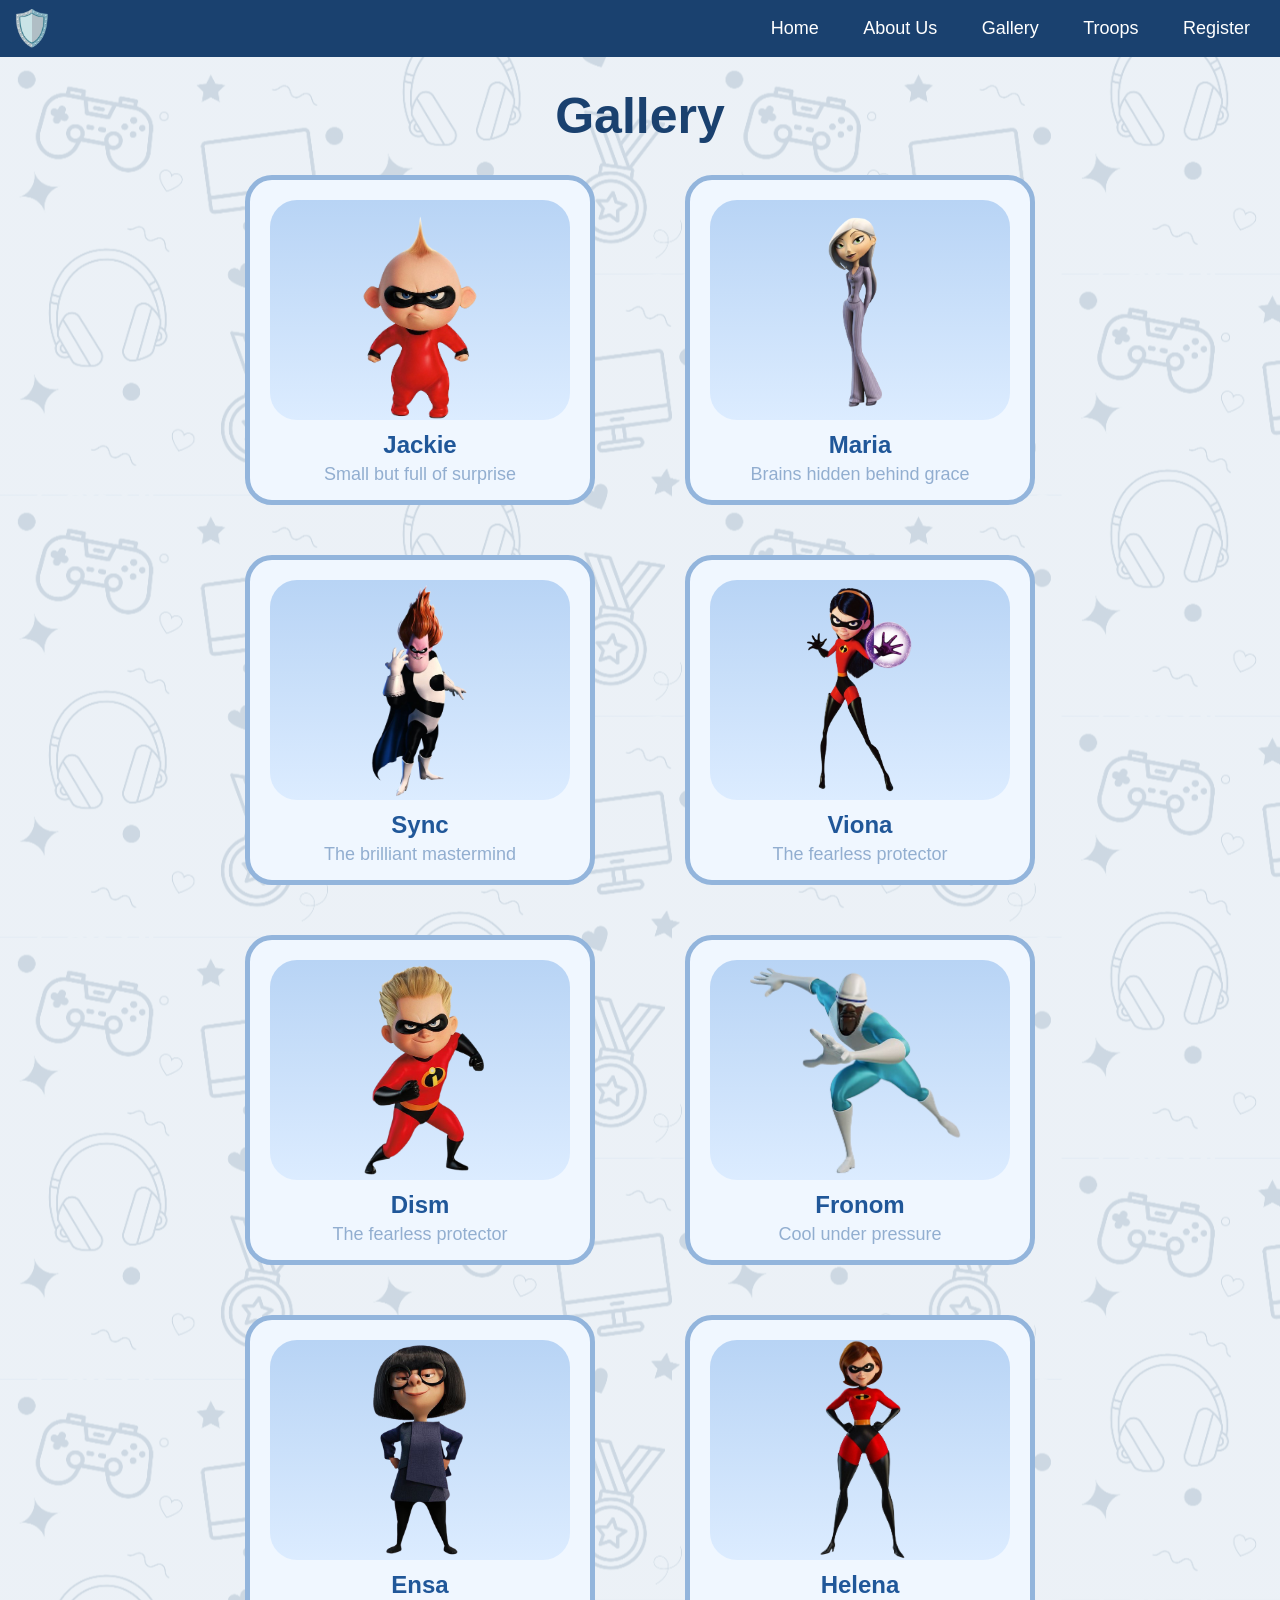
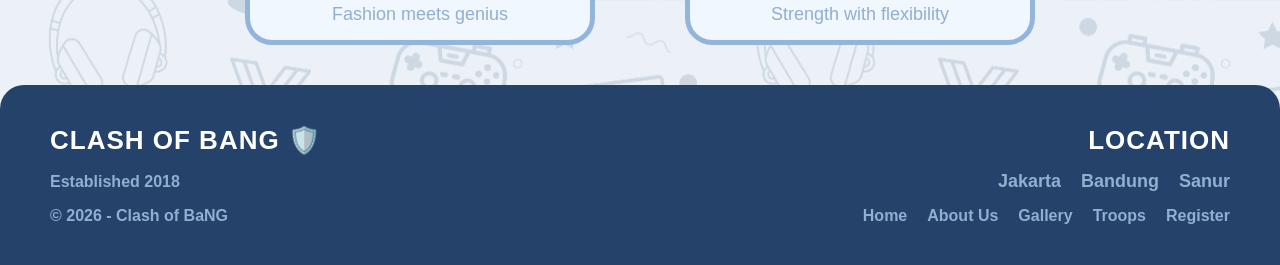
<file: gallery.html>
<!DOCTYPE html>
<html lang="en">
<head>
    <meta charset="UTF-8">
    <meta name="viewport" content="width=device-width, initial-scale=1.0">
    <title>Gallery</title>
    <link rel="stylesheet" href="styleGallery.css">
    <link rel="stylesheet" href="styleDefault.css">
    <link rel="stylesheet" href="responsive.css">
</head>
<body class ="gallery-page">
    <div id="header"></div>

    <div class="gallery">
        <h1>
            Gallery
        </h1>
    </div>

    <div class = "card-container">
        <div class = "card">
            <img src="source.png/Gallery/jackie.png" alt="">
            <h2>Jackie</h2>
            <p>
                Small but full of surprise
            </p>
        </div>

        <div class = "card">
            <img src="source.png/Gallery/maria.png" alt="">
            <h2>Maria</h2>
            <p>
                Brains hidden behind grace
            </p>
        </div>

        <div class = "card">
            <img src="source.png/Gallery/sync.png" alt="">
            <h2>Sync</h2>
            <p>
                The brilliant mastermind 
            </p>
        </div>

        <div class = "card">
            <img src="source.png/Gallery/viona.png" alt="">
            <h2>Viona</h2>
            <p>
                The fearless protector
            </p>
        </div>

        <div class = "card">
            <img src="source.png/Gallery/dism.png" alt="">
            <h2>Dism</h2>
            <p>
                The fearless protector
            </p>
        </div>

        <div class = "card">
            <img src="source.png/Gallery/fronom.png" alt="">
            <h2>Fronom</h2>
            <p>
                Cool under pressure
            </p>
        </div>

        <div class = "card">
            <img src="source.png/Gallery/ensa.png" alt="">
            <h2>Ensa</h2>
            <p>
                Fashion meets genius
            </p>
        </div>

        <div class = "card">
            <img src="source.png/Gallery/helena.png" alt="">
            <h2>Helena</h2>
            <p>
                Strength with flexibility
            </p>
        </div>

    </div>

    <div id="footer"></div>
    <script src="Component.js"></script>
    
</body>
</html>
</file>
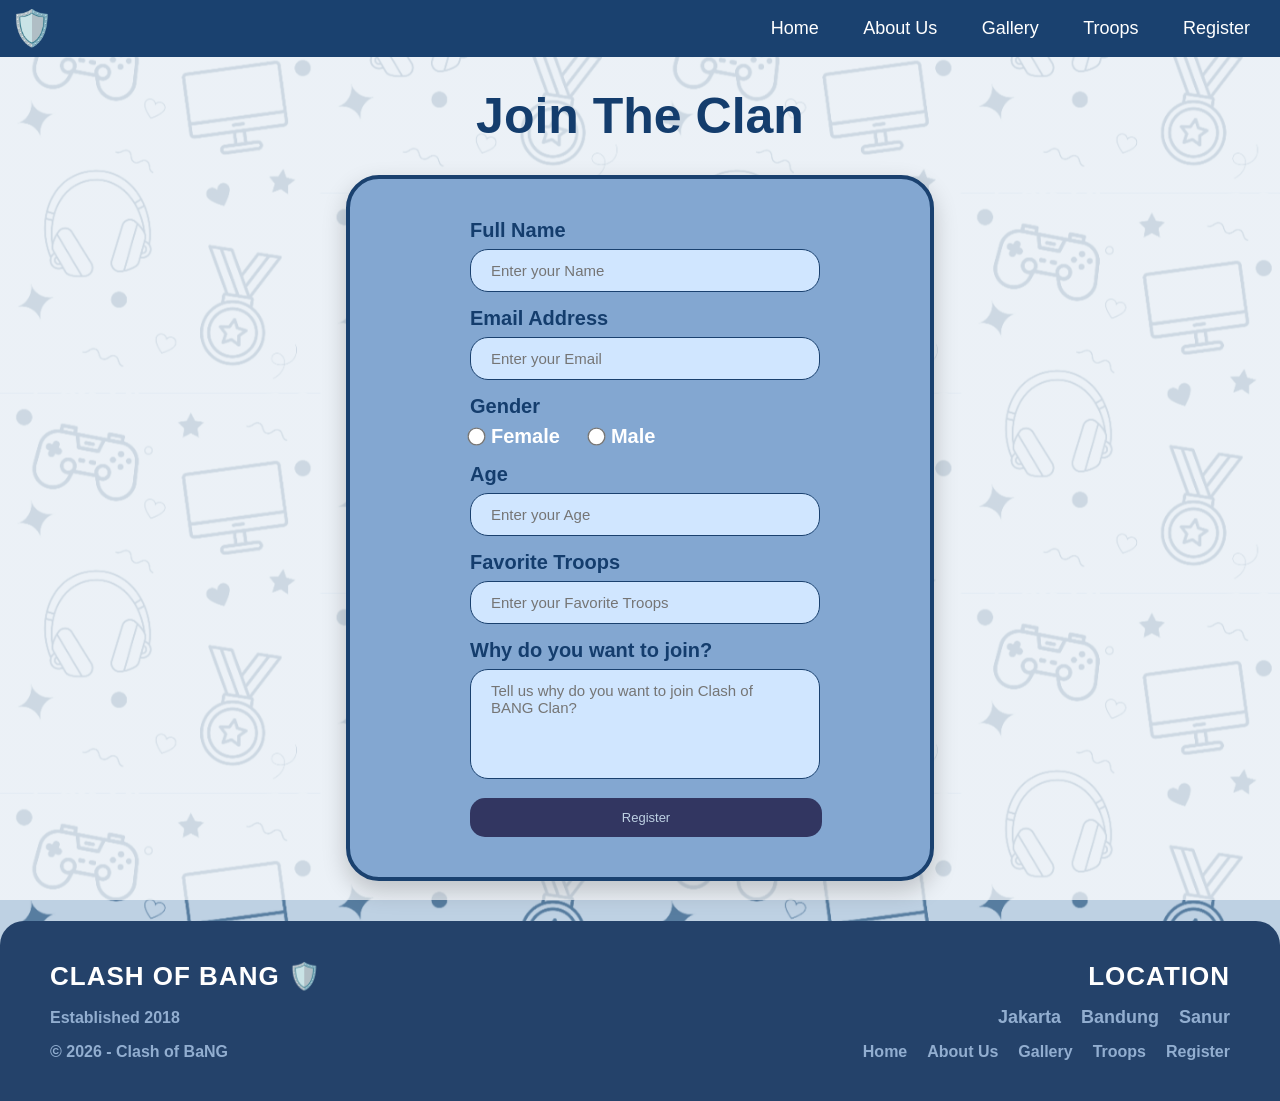
<file: register.html>
<!DOCTYPE html>
<html lang="en">
<head>
    <meta charset="UTF-8">
    <meta name="viewport" content="width=device-width, initial-scale=1.0">
    <title>Register</title>
    <link rel="stylesheet" href="styleDefault.css">
    <link rel="stylesheet" href="styleRegister.css">
    <link rel="stylesheet" href="responsive.css">
</head>
<body class="register-page">
    <div id="header"></div>
    
    <div class="judul">
        <h1>
            Join The Clan
        </h1>
    </div>
    
    <div class ="main-background">
        <form id="registerForm" class="register-box">
           
            <div class="input-group">
                <label>Full Name</label>
                <input type="text" placeholder="Enter your Name" id ="name">
            </div>

            <div class="input-group">
                <label>Email Address</label>
                <input type="text" placeholder="Enter your Email" id="email">
            </div>

            <div class="input-group">
                <label>Gender</label>
               
                <div class="radio-group">
                    <div class = "radio-item">
                        <input type="radio" name="gender" id="female" value="Female"> 
                        <label for="female">Female</label> 
                    </div>

                    <div class = "radio-item">
                        <input type="radio" name="gender" id="male" value="Male"> 
                        <label for="male">Male</label> 
                    </div>
                </div>

            </div>

            <div class="input-group">
                <label>Age</label>
                <input type="text" placeholder="Enter your Age" id ="age">
            </div>

            <div class="input-group">
                <label>Favorite Troops</label>
                <input type="text" placeholder="Enter your Favorite Troops" id ="troops">
            </div>

            <div class="input-group">
                <label>Why do you want to join?</label>
                <textarea placeholder="Tell us why do you want to join Clash of BANG Clan?" id="reason"></textarea>
            </div>

            <button type="submit">Register</button>
        </form>
    </div>
    
    <div id="footer"></div>
    <script src="Component.js"></script>
    <script src="register.js"></script>

    
</body>
</html>
</file>
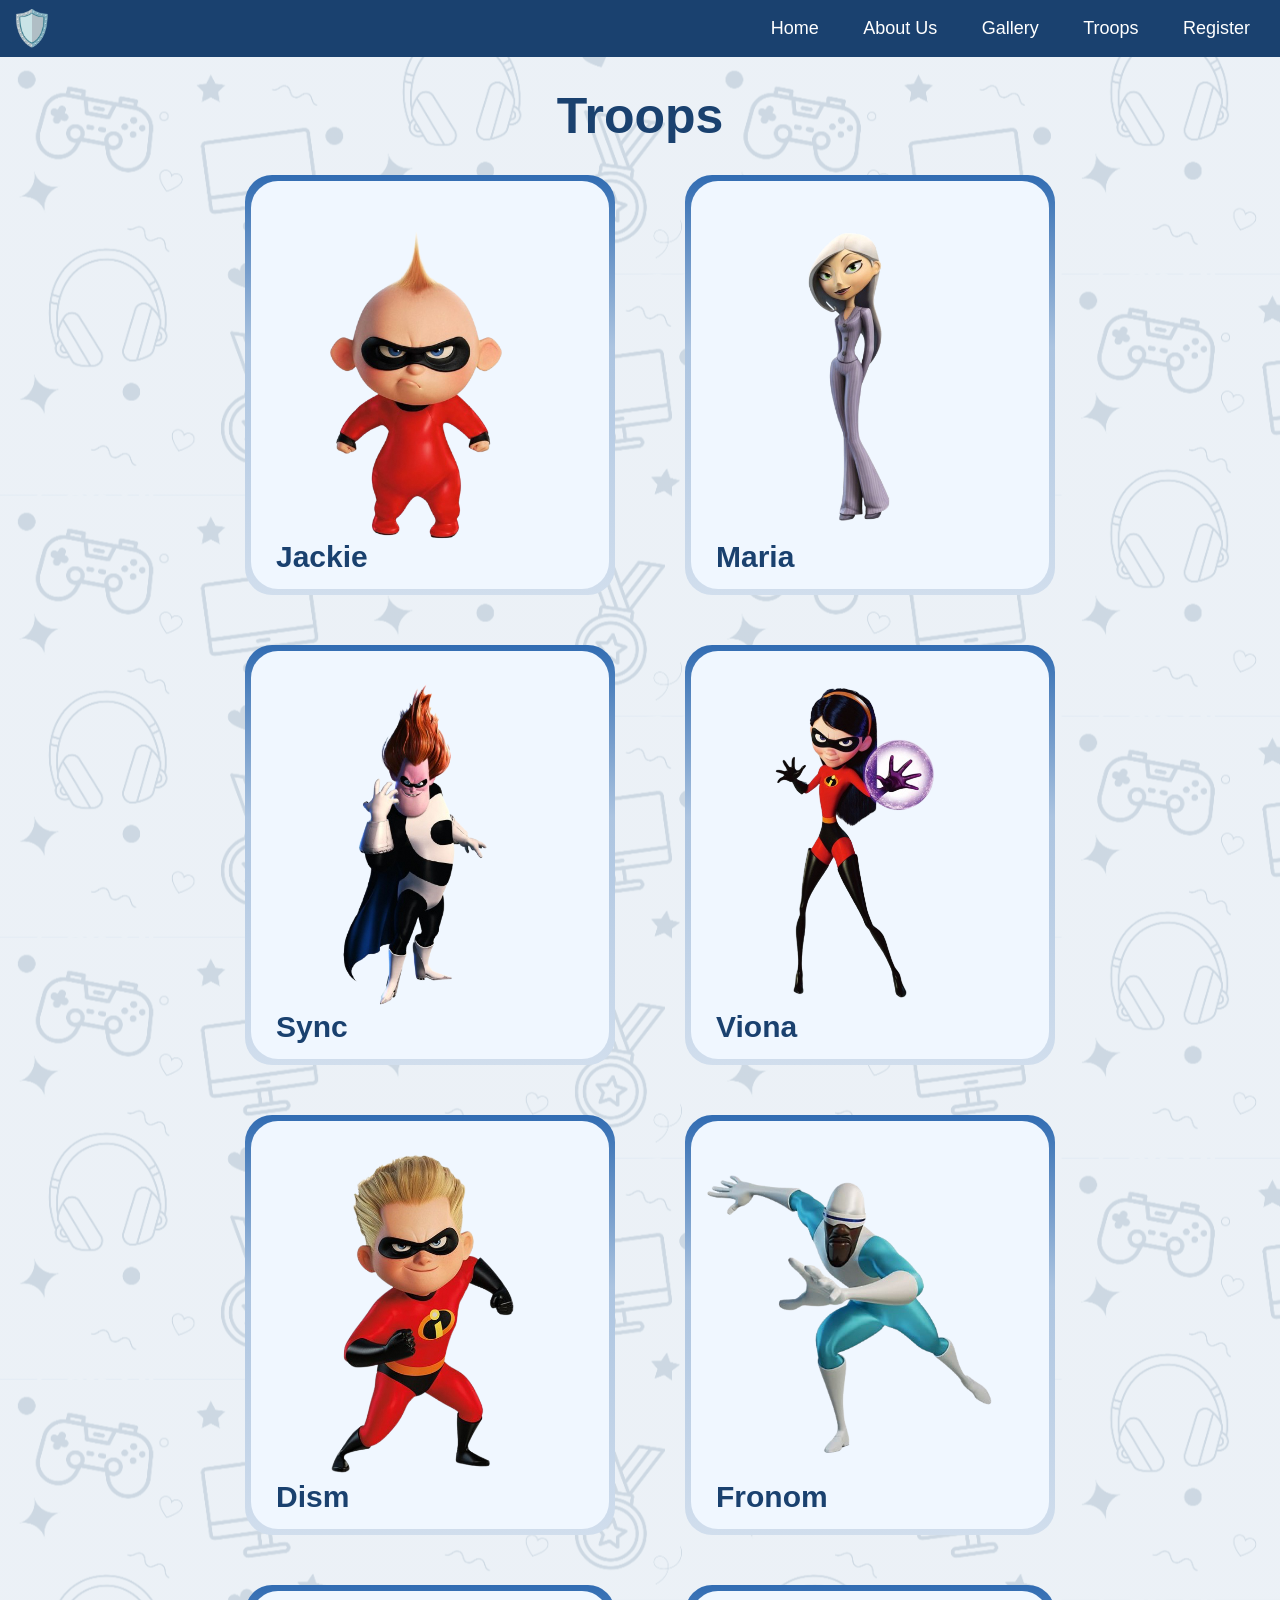
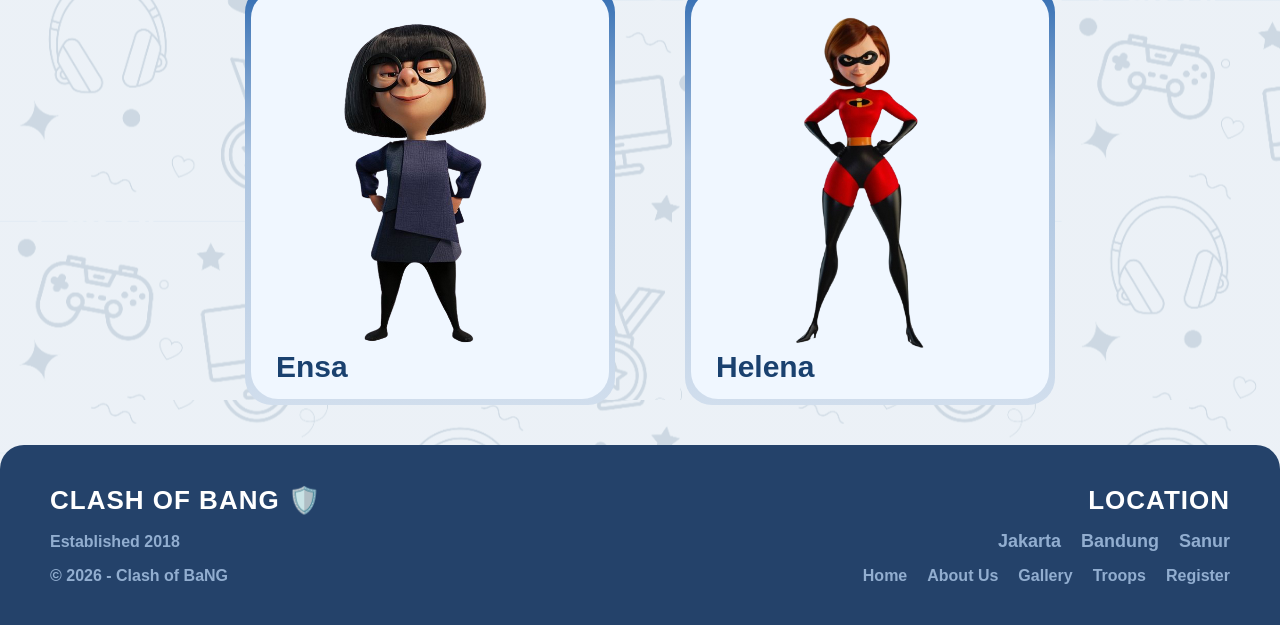
<file: troops.html>
<!DOCTYPE html>
<html lang="en">
<head>
    <meta charset="UTF-8">
    <meta name="viewport" content="width=device-width, initial-scale=1.0">
    <title>Troops</title>
    <link rel="stylesheet" href="styleTroops.css">
    <link rel="stylesheet" href="styleDefault.css">
    <link rel="stylesheet" href="responsive.css">
</head>
<body class="troops-page">
    <div id="header"></div>

    <div class ="judul">
        <h1>Troops</h1>
    </div>

    <div class = "card-container">
        <div class = "card">
            <div class="card-content">
                <img src="source.png/Gallery/jackie.png" alt="">
                <h2>Jackie</h2>
            </div>

            <div class="back-card">
                <h1>BATTLE STAT</h1>
        
                <div class="stat-row">
                    <span class="label">♡ Hitpoint</span>
                    <span class="value">95</span>
                </div>
        
                <div class="stat-row">
                    <span class="label">☆ DPS</span>
                    <span class="value">85</span>
                </div>
        
                <div class="stat-row">
                    <span class="label">
                        ⚠ Damage Type</span>
                    <span class="value">Single</span>
                </div>
        
                <div class="stat-row">
                    <span class="label">➢ Speed</span>
                    <span class="value">65</span>
                </div>
            </div>
            
        </div>

        <div class = "card">
            <div class="card-content">
                <img src="source.png/Gallery/maria.png" alt="">
                <h2>Maria</h2>
            </div>

            <div class="back-card">
                <h1>BATTLE STAT</h1>
        
                <div class="stat-row">
                    <span class="label">♡ Hitpoint</span>
                    <span class="value">85</span>
                </div>
        
                <div class="stat-row">
                    <span class="label">☆ DPS</span>
                    <span class="value">75</span>
                </div>
        
                <div class="stat-row">
                    <span class="label">
                        ⚠ Damage Type</span>
                    <span class="value">Heal</span>
                </div>
        
                <div class="stat-row">
                    <span class="label">➢ Speed</span>
                    <span class="value">83</span>
                </div>
            </div>
        </div>

        <div class = "card">
            <div class="card-content">
                <img src="source.png/Gallery/sync.png" alt="">
                <h2>Sync</h2>
            </div>

            <div class="back-card">
                <h1>BATTLE STAT</h1>
        
                <div class="stat-row">
                    <span class="label">♡ Hitpoint</span>
                    <span class="value">90</span>
                </div>
        
                <div class="stat-row">
                    <span class="label">☆ DPS</span>
                    <span class="value">83</span>
                </div>
        
                <div class="stat-row">
                    <span class="label">
                        ⚠ Damage Type</span>
                    <span class="value">Splash</span>
                </div>
        
                <div class="stat-row">
                    <span class="label">➢ Speed</span>
                    <span class="value">75</span>
                </div>
            </div>
        </div>

        <div class = "card">
            <div class="card-content">
                <img src="source.png/Gallery/viona.png" alt="">
                <h2>Viona</h2>
            </div>

            <div class="back-card">
                <h1>BATTLE STAT</h1>
        
                <div class="stat-row">
                    <span class="label">♡ Hitpoint</span>
                    <span class="value">90</span>
                </div>
        
                <div class="stat-row">
                    <span class="label">☆ DPS</span>
                    <span class="value">70</span>
                </div>
        
                <div class="stat-row">
                    <span class="label">
                        ⚠ Damage Type</span>
                    <span class="value">Single</span>
                </div>
        
                <div class="stat-row">
                    <span class="label">➢ Speed</span>
                    <span class="value">80</span>
                </div>
            </div>
        </div>

        <div class = "card">
            <div class="card-content">
                <img src="source.png/Gallery/dism.png" alt="">
                <h2>Dism</h2>
            </div>

            <div class="back-card">
                <h1>BATTLE STAT</h1>
        
                <div class="stat-row">
                    <span class="label">♡ Hitpoint</span>
                    <span class="value">80</span>
                </div>
        
                <div class="stat-row">
                    <span class="label">☆ DPS</span>
                    <span class="value">75</span>
                </div>
        
                <div class="stat-row">
                    <span class="label">⚠ Damage Type</span>
                    <span class="value">Splash</span>
                </div>
        
                <div class="stat-row">
                    <span class="label">➢ Speed</span>
                    <span class="value">100</span>
                </div>
            </div>
        </div>

        <div class = "card">
            <div class="card-content">
                <img src="source.png/Gallery/fronom.png" alt="">
                <h2>Fronom</h2>
            </div>

            <div class="back-card">
                <h1>BATTLE STAT</h1>
        
                <div class="stat-row">
                    <span class="label">♡ Hitpoint</span>
                    <span class="value">90</span>
                </div>
        
                <div class="stat-row">
                    <span class="label">☆ DPS</span>
                    <span class="value">80</span>
                </div>
        
                <div class="stat-row">
                    <span class="label">
                        ⚠ Damage Type</span>
                    <span class="value">Single</span>
                </div>
        
                <div class="stat-row">
                    <span class="label">➢ Speed</span>
                    <span class="value">98</span>
                </div>
            </div>
        </div>

        <div class = "card">
            <div class="card-content">
                <img src="source.png/Gallery/ensa.png" alt="">
                <h2>Ensa</h2>
            </div>

            <div class="back-card">
                <h1>BATTLE STAT</h1>
        
                <div class="stat-row">
                    <span class="label">♡ Hitpoint</span>
                    <span class="value">60</span>
                </div>
        
                <div class="stat-row">
                    <span class="label">☆ DPS</span>
                    <span class="value">90</span>
                </div>
        
                <div class="stat-row">
                    <span class="label">
                        ⚠ Damage Type</span>
                    <span class="value">Single</span>
                </div>
        
                <div class="stat-row">
                    <span class="label">➢ Speed</span>
                    <span class="value">70</span>
                </div>
            </div>
        </div>

        <div class = "card">
            <div class="card-content">
                <img src="source.png/Gallery/helena.png" alt="">
                <h2>Helena</h2>
            </div>

            <div class="back-card">
                <h1>BATTLE STAT</h1>
        
                <div class="stat-row">
                    <span class="label">♡ Hitpoint</span>
                    <span class="value">80</span>
                </div>
        
                <div class="stat-row">
                    <span class="label">☆ DPS</span>
                    <span class="value">75</span>
                </div>
        
                <div class="stat-row">
                    <span class="label">
                        ⚠ Damage Type</span>
                    <span class="value">Single</span>
                </div>
        
                <div class="stat-row">
                    <span class="label">➢ Speed</span>
                    <span class="value">90</span>
                </div>
            </div>
        </div>

    </div>

    <div id="footer"></div>
    <script src="Component.js"></script>
</body>
</html>
</file>
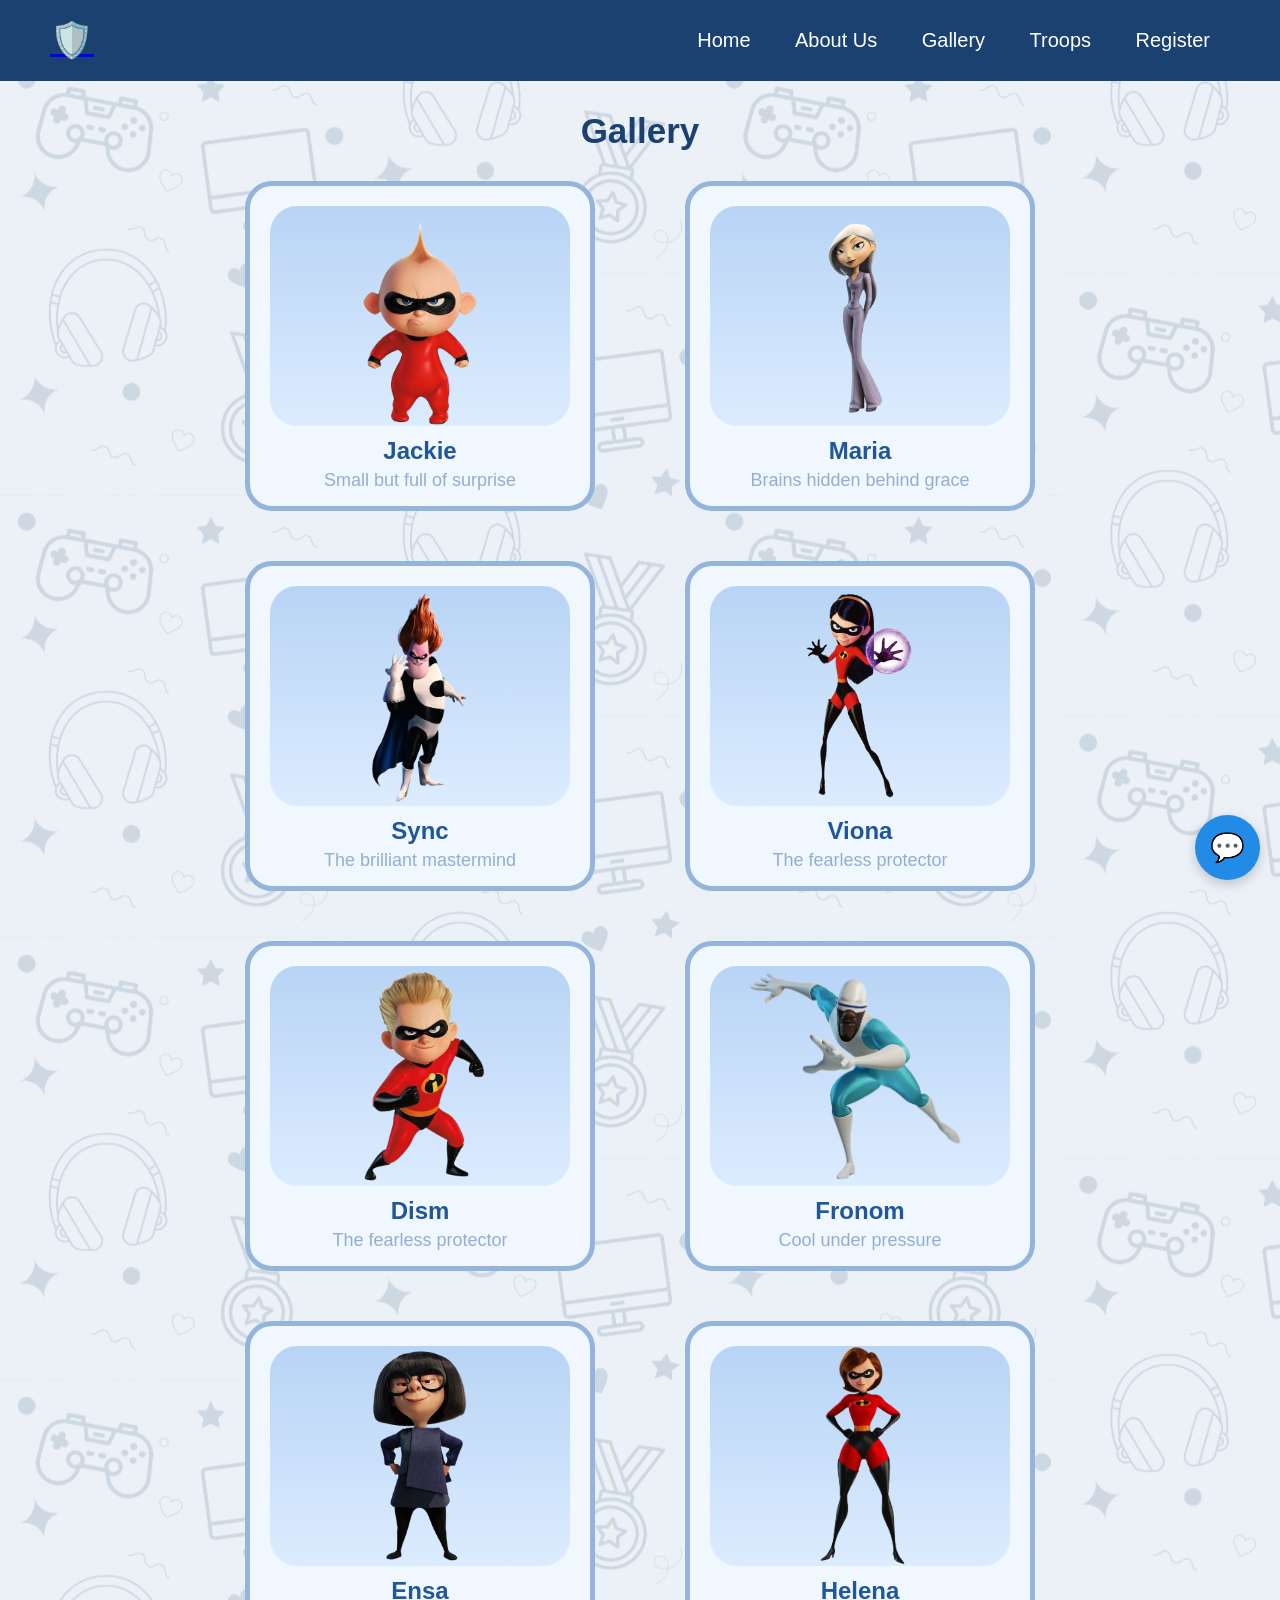
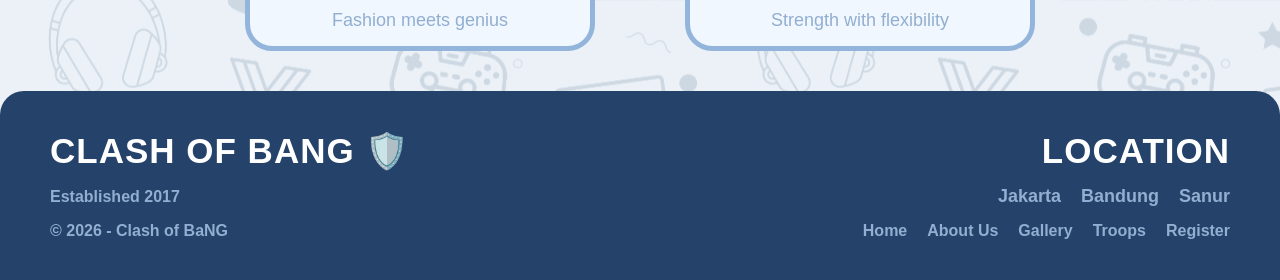
<file: ClassOfBang/gallery.html>
<!DOCTYPE html>
<html lang="en">
<head>
    <meta charset="UTF-8">
    <meta name="viewport" content="width=device-width, initial-scale=1.0">
    <title>Gallery</title>
    <link rel="stylesheet" href="styleGallery.css">
    <link rel="stylesheet" href="styleDefault.css">
    <link rel="stylesheet" href="responsive.css">
    <link rel="stylesheet" href="static/chat.css"
</head>

<body class ="gallery-page">
    <div id="header"></div>

    <div class="gallery">
        <h1>
            Gallery
        </h1>
    </div>

    <div class = "card-container">
        <div class = "card">
            <img src="source.png/Gallery/jackie.png" alt="">
            <h2>Jackie</h2>
            <p>
                Small but full of surprise
            </p>
        </div>

        <div class = "card">
            <img src="source.png/Gallery/maria.png" alt="">
            <h2>Maria</h2>
            <p>
                Brains hidden behind grace
            </p>
        </div>

        <div class = "card">
            <img src="source.png/Gallery/sync.png" alt="">
            <h2>Sync</h2>
            <p>
                The brilliant mastermind 
            </p>
        </div>

        <div class = "card">
            <img src="source.png/Gallery/viona.png" alt="">
            <h2>Viona</h2>
            <p>
                The fearless protector
            </p>
        </div>

        <div class = "card">
            <img src="source.png/Gallery/dism.png" alt="">
            <h2>Dism</h2>
            <p>
                The fearless protector
            </p>
        </div>

        <div class = "card">
            <img src="source.png/Gallery/fronom.png" alt="">
            <h2>Fronom</h2>
            <p>
                Cool under pressure
            </p>
        </div>

        <div class = "card">
            <img src="source.png/Gallery/ensa.png" alt="">
            <h2>Ensa</h2>
            <p>
                Fashion meets genius
            </p>
        </div>

        <div class = "card">
            <img src="source.png/Gallery/helena.png" alt="">
            <h2>Helena</h2>
            <p>
                Strength with flexibility
            </p>
        </div>

    </div>

    <div id="footer"></div>
    <script src="Component.js"></script>
    <script src="static/chat.js" defer></script>

</body>
</html>
</file>
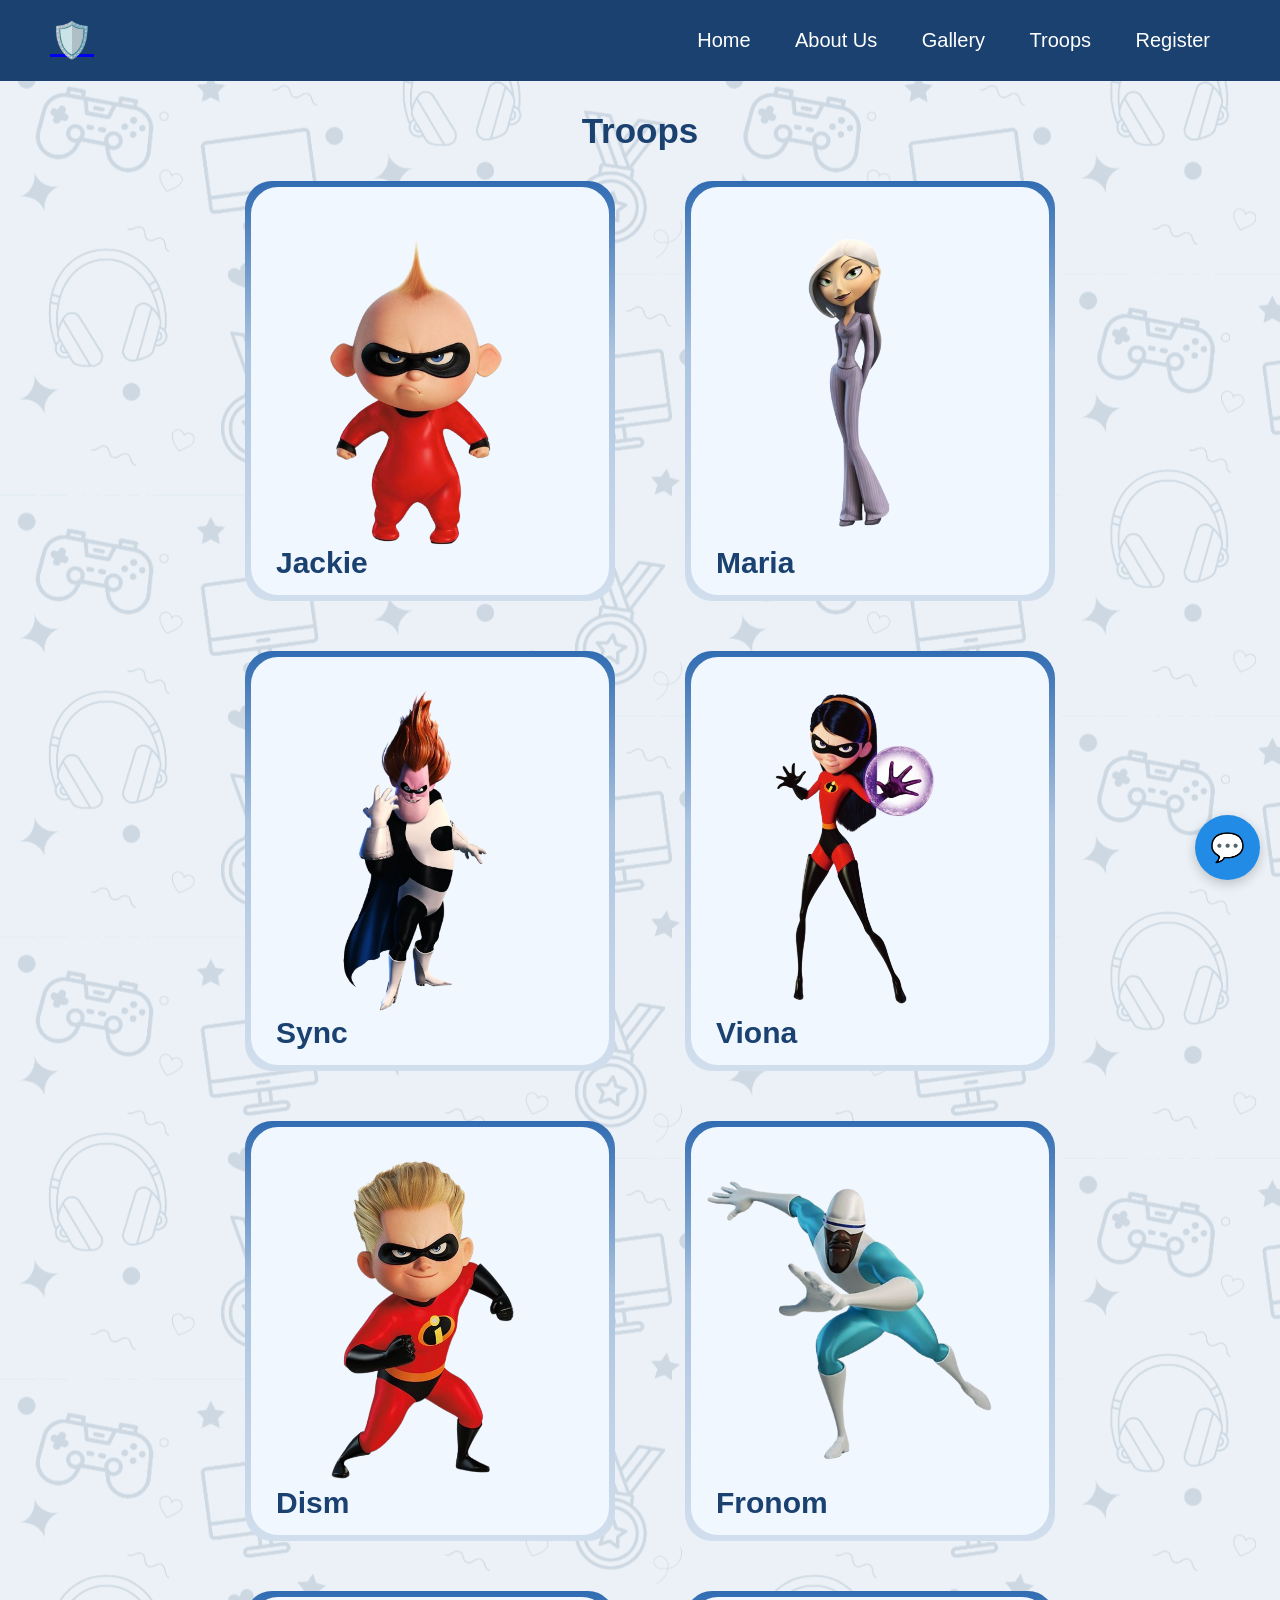
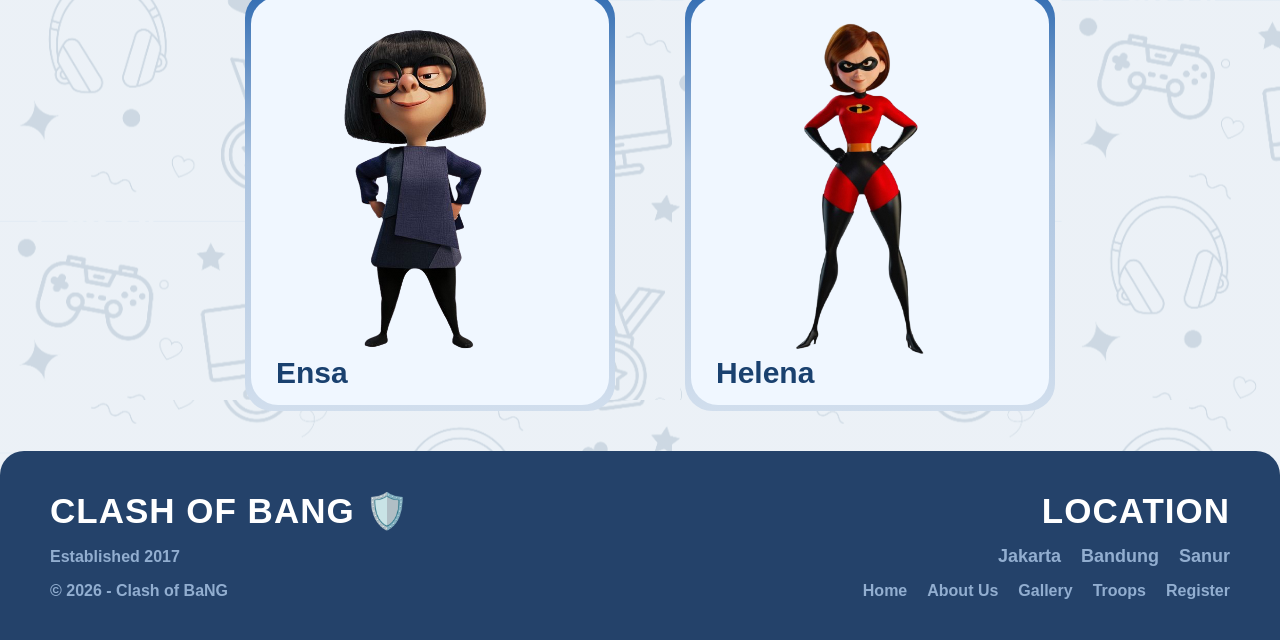
<file: ClassOfBang/troops.html>
<!DOCTYPE html>
<html lang="en">
<head>
    <meta charset="UTF-8">
    <meta name="viewport" content="width=device-width, initial-scale=1.0">
    <title>Troops</title>
    <link rel="stylesheet" href="styleTroops.css">
    <link rel="stylesheet" href="styleDefault.css">
    <link rel="stylesheet" href="responsive.css">
    <link rel="stylesheet" href="static/chat.css"
</head>
<body class="troops-page">
    <div id="header"></div>

    <div class ="judul">
        <h1>Troops</h1>
    </div>

    <div class = "card-container">
        <div class = "card">
            <div class="card-content">
                <img src="source.png/Gallery/jackie.png" alt="">
                <h2>Jackie</h2>
            </div>

            <div class="back-card">
                <h1>BATTLE STAT</h1>
        
                <div class="stat-row">
                    <span class="label">♡ Hitpoint</span>
                    <span class="value">95</span>
                </div>
        
                <div class="stat-row">
                    <span class="label">☆ DPS</span>
                    <span class="value">85</span>
                </div>
        
                <div class="stat-row">
                    <span class="label">
                        ⚠ Damage Type</span>
                    <span class="value">Single</span>
                </div>
        
                <div class="stat-row">
                    <span class="label">➢ Speed</span>
                    <span class="value">65</span>
                </div>
            </div>
            
        </div>

        <div class = "card">
            <div class="card-content">
                <img src="source.png/Gallery/maria.png" alt="">
                <h2>Maria</h2>
            </div>

            <div class="back-card">
                <h1>BATTLE STAT</h1>
        
                <div class="stat-row">
                    <span class="label">♡ Hitpoint</span>
                    <span class="value">85</span>
                </div>
        
                <div class="stat-row">
                    <span class="label">☆ DPS</span>
                    <span class="value">75</span>
                </div>
        
                <div class="stat-row">
                    <span class="label">
                        ⚠ Damage Type</span>
                    <span class="value">Heal</span>
                </div>
        
                <div class="stat-row">
                    <span class="label">➢ Speed</span>
                    <span class="value">83</span>
                </div>
            </div>
        </div>

        <div class = "card">
            <div class="card-content">
                <img src="source.png/Gallery/sync.png" alt="">
                <h2>Sync</h2>
            </div>

            <div class="back-card">
                <h1>BATTLE STAT</h1>
        
                <div class="stat-row">
                    <span class="label">♡ Hitpoint</span>
                    <span class="value">90</span>
                </div>
        
                <div class="stat-row">
                    <span class="label">☆ DPS</span>
                    <span class="value">83</span>
                </div>
        
                <div class="stat-row">
                    <span class="label">
                        ⚠ Damage Type</span>
                    <span class="value">Splash</span>
                </div>
        
                <div class="stat-row">
                    <span class="label">➢ Speed</span>
                    <span class="value">75</span>
                </div>
            </div>
        </div>

        <div class = "card">
            <div class="card-content">
                <img src="source.png/Gallery/viona.png" alt="">
                <h2>Viona</h2>
            </div>

            <div class="back-card">
                <h1>BATTLE STAT</h1>
        
                <div class="stat-row">
                    <span class="label">♡ Hitpoint</span>
                    <span class="value">90</span>
                </div>
        
                <div class="stat-row">
                    <span class="label">☆ DPS</span>
                    <span class="value">70</span>
                </div>
        
                <div class="stat-row">
                    <span class="label">
                        ⚠ Damage Type</span>
                    <span class="value">Single</span>
                </div>
        
                <div class="stat-row">
                    <span class="label">➢ Speed</span>
                    <span class="value">80</span>
                </div>
            </div>
        </div>

        <div class = "card">
            <div class="card-content">
                <img src="source.png/Gallery/dism.png" alt="">
                <h2>Dism</h2>
            </div>

            <div class="back-card">
                <h1>BATTLE STAT</h1>
        
                <div class="stat-row">
                    <span class="label">♡ Hitpoint</span>
                    <span class="value">80</span>
                </div>
        
                <div class="stat-row">
                    <span class="label">☆ DPS</span>
                    <span class="value">75</span>
                </div>
        
                <div class="stat-row">
                    <span class="label">⚠ Damage Type</span>
                    <span class="value">Splash</span>
                </div>
        
                <div class="stat-row">
                    <span class="label">➢ Speed</span>
                    <span class="value">100</span>
                </div>
            </div>
        </div>

        <div class = "card">
            <div class="card-content">
                <img src="source.png/Gallery/fronom.png" alt="">
                <h2>Fronom</h2>
            </div>

            <div class="back-card">
                <h1>BATTLE STAT</h1>
        
                <div class="stat-row">
                    <span class="label">♡ Hitpoint</span>
                    <span class="value">90</span>
                </div>
        
                <div class="stat-row">
                    <span class="label">☆ DPS</span>
                    <span class="value">80</span>
                </div>
        
                <div class="stat-row">
                    <span class="label">
                        ⚠ Damage Type</span>
                    <span class="value">Single</span>
                </div>
        
                <div class="stat-row">
                    <span class="label">➢ Speed</span>
                    <span class="value">98</span>
                </div>
            </div>
        </div>

        <div class = "card">
            <div class="card-content">
                <img src="source.png/Gallery/ensa.png" alt="">
                <h2>Ensa</h2>
            </div>

            <div class="back-card">
                <h1>BATTLE STAT</h1>
        
                <div class="stat-row">
                    <span class="label">♡ Hitpoint</span>
                    <span class="value">60</span>
                </div>
        
                <div class="stat-row">
                    <span class="label">☆ DPS</span>
                    <span class="value">90</span>
                </div>
        
                <div class="stat-row">
                    <span class="label">
                        ⚠ Damage Type</span>
                    <span class="value">Single</span>
                </div>
        
                <div class="stat-row">
                    <span class="label">➢ Speed</span>
                    <span class="value">70</span>
                </div>
            </div>
        </div>

        <div class = "card">
            <div class="card-content">
                <img src="source.png/Gallery/helena.png" alt="">
                <h2>Helena</h2>
            </div>

            <div class="back-card">
                <h1>BATTLE STAT</h1>
        
                <div class="stat-row">
                    <span class="label">♡ Hitpoint</span>
                    <span class="value">80</span>
                </div>
        
                <div class="stat-row">
                    <span class="label">☆ DPS</span>
                    <span class="value">75</span>
                </div>
        
                <div class="stat-row">
                    <span class="label">
                        ⚠ Damage Type</span>
                    <span class="value">Single</span>
                </div>
        
                <div class="stat-row">
                    <span class="label">➢ Speed</span>
                    <span class="value">90</span>
                </div>
            </div>
        </div>

    </div>

    <div id="footer"></div>
    <script src="Component.js"></script>
    <script src="static/chat.js" defer></script>
</body>
</html>
</file>
<file: styleGallery.css>
* {
    margin: 0;
    padding: 0;
    box-sizing: border-box;
    font-family: Arial, sans-serif;
}

body{
    background-image: 
        linear-gradient(rgba(255, 255, 255, 0.7), rgba(255, 255, 255, 0.7)),
        url('source.png/Untitled\ design-4.png');
}

.gallery h1{
    color: #1A416F;
    font-size: 50px;
    text-align: center;
    padding-top: 30px;
    padding-bottom: 30px;
}

.card-container{
    display: grid;
    grid-template-columns: repeat(2, 350px);
    gap: 40px;
    width: 80%;
    margin: auto;
    padding-bottom: 40px;
    justify-content: center;
    column-gap: 90px;
    row-gap: 50px;
}

.card{
    background-color: #F0F7FF;
    border: 5px solid #93B5DC;
    border-radius: 27px;
    padding: 20px;
    text-align: center;
    width: 350px;
    height: 330px;
}

.card:hover{
    transform:translateY(-8px);
    box-shadow:
        0 0 10px #86dafe80,
        0 0 20px #0e33744d;
    border: 5px solid #11498680;
}

.card img{
    width: 100%;
    height: 220px;
    object-fit: contain;
    background: linear-gradient(
        180deg, #b8d4f5 0%, #dcecff 100%
    );
    border-radius: 27px;
}

.card h2{
    color: #205799;
    text-align: center;
    padding-top: 7px;
}

.card p{
    color: #92AED0;
    text-align: center;
    padding-top: 5px;
    font-size: large;
}
</file>
<file: styleDefault.css>
*{
    font-family: Arial, sans-serif;
}

header{
    display: flex;
    justify-content: space-between;
    align-items: center;
    background-color: #1A416F;
    padding: 8px 10px;
}

h1{
    font-size: 35px;
    margin: 0;
}

header nav a {
    color: white;
    margin-left: 20px;
    margin-right: 20px;
    text-decoration: none;
    transition: 0.3s;
    font-size: 18px;
}

header nav a:hover {
    color: #D0E6FF; 
    text-decoration: underline;
    font-size: 18px;
}

footer {
    background-color: #24426A; 
    color: #92AED0;
    border-top-left-radius: 24px; 
    border-top-right-radius: 24px;
    padding: 40px 50px;
    margin:0px;
    font-weight: 600; 
}

.footer-container {
    display: flex;
    justify-content: space-between;
    align-items: stretch; 
    width: 100%;
}

.footer-left {
    display: flex;
    flex-direction: column;
    justify-content: space-between;
    text-align: left;
    gap: 15px; 
}

.footer-right {
    display: flex;
    flex-direction: column;
    justify-content: space-between;
    align-items: flex-end; 
    gap: 15px;
}

.footer-title {
    color: white;
    font-size: 26px;
    margin: 0;
    display: flex;
    align-items: center;
    text-transform: uppercase; 
    letter-spacing: 1px;
}

footer p {
    margin: 0;
    font-size: 16px;
}

.cities {
    display: flex;
    gap: 20px;
    font-size: 18px;
}

.footer-nav {
    display: flex;
    gap: 20px;
}

.footer-nav a {
    margin: 0;
    color: #92AED0;
    text-decoration: none;
    font-size: 16px;
    transition: color 0.3s ease;
}

.footer-nav a:hover {
    color: white; 
}

@media screen and (max-width: 768px) {
    footer {
        padding: 28px 20px;
    }
    .footer-container {
        flex-direction: column !important;
        gap: 24px;
    }
    .footer-left,
    .footer-right {
        align-items: flex-start !important;
        gap: 8px;
        width: 100%;
    }
    .footer-right {
        text-align: left;
    }
    .footer-title {
        font-size: 18px;
    }
    .cities {
        flex-wrap: wrap;
        gap: 8px;
        font-size: 14px;
        justify-content: flex-start;
    }
    .footer-nav {
        flex-wrap: wrap;
        gap: 8px;
        justify-content: flex-start;
    }
}
</file>
<file: responsive.css>
.hamburger {
    display: none;
    flex-direction: column;
    justify-content: space-between;
    width: 20px;
    height: 14px;
    background: none;
    border: none;
    cursor: pointer;
    padding: 0;
    flex-shrink: 0;
    position: relative;
    z-index: 999;
}

.hamburger span {
    display: block;
    width: 100%;
    height: 2px;
    background-color: white;
    border-radius: 3px;
    transition: transform 0.3s ease, opacity 0.3s ease;
}

.hamburger.is-open span:nth-child(1) {
    transform: translateY(6px) rotate(45deg);
}
.hamburger.is-open span:nth-child(2) {
    opacity: 0;
}
.hamburger.is-open span:nth-child(3) {
    transform: translateY(-6px) rotate(-45deg);
}

/* ipad */
@media screen and (max-width: 1200px) {
    /* --- HEADER & NAVIGATION --- */
    header nav a {
        margin-left: 10px;
        margin-right: 10px;
        font-size: 16px;
    }

    /* HOME PAGE (Index) */
    .judul {
        width: 100%;
        display: flex;
        flex-direction: column;
        align-items: center;
        position: relative;
    }
    .judul img {
        width: calc(100% - 40px);
        max-width: 1000px;
        height: auto;
        aspect-ratio: 1200 / 550;
        margin-left: auto;
        margin-right: auto;
        margin-top: 20px;
        object-fit: cover;
        margin-bottom: 40px;
    }
    .judul h1 {
        font-size: 5.5vw;
        bottom: 50%;
        left: 8%;
    }
    .button-container {
        position: absolute;
        bottom: 39%;
        left: 8%;
        gap: 15px;
    }
    .about, .regist {
        font-size: 1.8vw;
        padding: 1vw 2vw;
    }

    .latest-update {
        margin-left: 0 !important;
        margin-top: 20px !important;
        margin-bottom: 24px;
        display: flex;
        justify-content: center;
        width: 100%;
    }
    .latest-update h2 {
        width: auto !important;
        min-width: 320px;
        padding: 10px 30px;
        font-size: 36px !important;
    }

    .carousel {
        width: 90% !important;
        max-width: 900px;
    }
    .slide img {
        height: 400px !important;
    }
    .slide h3 {
        font-size: 32px !important;
    }
    .slide p {
        font-size: 20px !important;
    }

    .welcome p {
        margin-left: auto !important;
        margin-right: auto !important;
        max-width: 80% !important;
        font-size: 18px !important;
    }
    .welcome a {
        margin-left: auto !important;
        margin-right: auto !important;
        display: block !important;
        width: fit-content;
    }

    .card-container {
        grid-template-columns: repeat(2, 340px) !important;
        column-gap: 30px !important;
        row-gap: 40px !important;
        justify-content: center !important;
    }
    .card {
        width: 100% !important;
        max-width: 370px !important;
    }
    .fav-troops .card:first-child {
        grid-column: 1 / span 2;
    }

    /*  ABOUT US PAGE  */
    .journey {
        flex-direction: column !important;
        padding: 60px 30px !important;
        gap: 40px !important;
        text-align: center;
    }
    .journey-content p {
        margin-left: auto !important;
        margin-right: auto !important;
        max-width: 90% !important;
    }
    .journey-content h2 {
        margin-left: 0 !important;
    }
    .journey-image {
        position: relative !important;
        width: 350px !important;
        height: 350px !important;
        margin: 0 auto !important;
    }
    .image-bg {
        position: absolute !important;
        top: 0 !important;
        left: 0 !important;
        margin: 0 !important;
    }
    .journey-image img {
        position: absolute !important;
        top: 15px !important;
        left: 19px !important;
        margin: 0 !important;
    }
    
    .milestone-card {
        width: 85% !important;
    }

    .stat-row {
        margin-left: -10px;
        font-size: 23px ;
        margin-bottom: 8px ;
        padding-bottom: 10px;
    }
    .value {
        margin-right: -10px;
        font-size: 23px ;
    }
}

/* hp */
@media screen and (max-width: 768px) {
    header {
        position: relative;
        flex-wrap: wrap;
        align-items: center;
        padding: 12px 16px;
        gap: 0;
    }
    header h1 {
        flex: 1;
    }
    .hamburger {
        display: flex;
    }
    header nav {
        display: none;
        flex-direction: column;
        width: 100%;
        background-color: #1A416F;
        order: 3;
        margin-top: 8px;
    }
    header nav.nav-open {
        display: flex;
    }
    header nav a {
        margin: 0;
        padding: 13px 20px;
        font-size: 16px;
        border-top: 1px solid rgba(255, 255, 255, 0.12);
        display: block;
        width: 100%;
    }
    header nav a:hover {
        background-color: rgba(255, 255, 255, 0.08);
    }

    footer {
        padding: 28px 20px !important;
    }
    .footer-container {
        flex-direction: column !important;
        gap: 24px;
    }
    .footer-left,
    .footer-right {
        align-items: flex-start !important;
        gap: 8px;
        width: 100%;
    }
    .footer-title {
        font-size: 18px !important;
    }
    .cities {
        flex-wrap: wrap;
        gap: 8px;
        font-size: 14px !important;
        justify-content: flex-start;
    }
    .footer-nav {
        flex-wrap: wrap;
        gap: 8px;
        justify-content: flex-start;
    }

    body:not(.about-page)::not(.register-page)  .judul {
        width: 100% !important;
        position: relative;
        display: block;
    }
    body:not(.about-page) .judul img {
        width: calc(100% - 32px) !important;
        height: 200px !important;
        margin-left: 16px !important;
        margin-right: 16px !important;
        margin-top: 20px !important;
        object-fit: cover !important;
        border-radius: 20px !important;
    }
    body:not(.about-page):not(.register-page) .judul h1 {
        position: absolute !important;
        top: 50px !important;
        left: 30px !important;
    }
    .button-container {
        position: absolute !important;
        bottom: 90px !important;
        left: 32% !important;
        transform: translateX(-50%);
        display: flex;
        gap: 10px;
    }
    .about, .regist {
        font-size: 14px !important;
        padding: 10px 16px !important;
    }

    .update-container {
        padding: 10px 0 20px !important;
    }
    .latest-update {
        margin-left: 0 !important;
        margin-top: 0 !important;
        margin-bottom: 16px !important;
        display: flex !important;
        justify-content: center !important;
    }
    .latest-update h2 {
        width: 75% !important;
        font-size: 28px !important;
        border-radius: 0 !important;
        padding: 8px 0 !important;
    }

    .carousel {
        width: 90% !important;
        border-width: 5px !important;
        border-radius: 10px !important;
    }
    .slide img {
        height: 200px !important;
    }
    .slide h3 {
        font-size: 20px !important;
        padding: 0 12px !important;
    }
    .slide p {
        font-size: 14px !important;
        padding: 0 14px !important;
        margin-bottom: 14px !important;
    }

    .fav-troops h2 {
        font-size: 30px !important;
        padding-top: 20px !important;
    }
    .fav-troops .card-container {
        grid-template-columns: 1fr !important;
        gap: 20px !important;
        padding: 0 16px 30px !important;
        width: 80% !important;
        margin-left: 40px;
    }
    .fav-troops .card {
        width: 100% !important;
        height: auto !important;
    }
    .fav-troops .card:first-child {
        grid-column: 1 !important;
    }
    .fav-troops .card img {
        width: 100% !important;
        height: 180px !important;
    }

    .welcome {
        padding: 20px 16px !important;
    }

    .welcome h2{
        font-size: 30px;
    }
    .welcome p {
        margin-left: 0 !important;
        max-width: 100% !important;
        font-size: 16px !important;
        padding-bottom: 16px !important;
    }
    .welcome a,
    .welcome a:hover {
        margin-left: 0 !important;
        font-size: 17px !important;
    }

    /*ABOUT PAGE*/
    .about-page .about {
        height: auto !important;
        min-height: 220px !important;
        padding-bottom: 16px !important;
        position: relative !important;
    }
    .text {
        position: static !important;
        padding: 20px 16px 0 !important;
    }
    .text h1 {
        font-size: 40px;
        margin-bottom: 40px !important;
    }
    .about-page .about p {
        font-size: 16px !important;
        padding: 20px 16px !important;
    }

    .journey {
        flex-direction: column !important;
        padding: 30px 16px !important;
        gap: 20px !important;
    }
    .journey-content h2 {
        font-size: 30px !important;
        margin-left: 0 !important;
    }
    .journey-content p {
        font-size: 16px !important;
        margin-left: 25px !important;
        max-width: 90% !important;
    }
    .journey-image {
        position: relative !important;
        width: 280px !important;
        height: 280px !important;
        margin: 20px auto 0 !important;
    }
    .image-bg {
        position: absolute !important;
        width: 100% !important;
        height: 100% !important;
        top: 0 !important;
        left: 0 !important;
        margin: 0 !important;
    }
    .journey-image img {
        position: absolute !important;
        width: calc(100% - 30px) !important;
        height: calc(100% - 30px) !important;
        top: 15px !important;
        left: 15px !important;
        margin: 0 !important;
    }

    .review-bar {
        font-size: 16px !important;
    }
    .stars {
        font-size: 20px !important;
    }

    .milestone {
        padding: 16px !important;
    }
    .milestone h2 {
        font-size: 30px !important;
    }
    .milestone-card {
        width: 90% !important;
        flex-direction: row !important;
        align-items: center !important;
        gap: 12px !important;
        padding: 12px !important;
    }
    .year {
        width: 58px !important;
        height: 58px !important;
        flex-shrink: 0 !important;
        margin-bottom: 15px !important;
        margin-left: 10px;
    }
    .year p {
        font-size: 16px !important;
    }
    .milestone-info h3 {
        font-size: 18px ;
        margin-bottom: 30px ;
    }
    .milestone-info p {
        font-size: 15px !important;
    }

    .top p {
        font-size: 20px !important;
        padding: 0 12px !important;
    }

    .founders {
        padding: 20px 16px !important;
        width: 90%;
        margin-left: 20px;
        margin-bottom: 20px;
    }
    .founders h2 {
        margin-top: 5px;
        font-size: 30px !important;
        text-align: center;
    }
    .founder-container {
        grid-template-columns: 1fr !important;
        gap: 16px !important;
    }

    .founder-container p{
        font-size: 15px;
    }

    /*GALLERY PAGE*/
    .gallery h1 {
        font-size: 40px ;
        padding: 16px ;
    }
    .gallery-page .card-container {
        margin-top: 12px;
        grid-template-columns: repeat(2, 1fr) !important;
        width: 100% !important;
        column-gap: 12px !important;
        row-gap: 16px !important;
        padding: 0 12px 30px !important;
    }
    .gallery-page .card {
        width: 100% !important;
        height: auto !important;
        padding: 10px !important;
        border-radius: 16px !important;
        border-width: 3px !important;
    }
    .gallery-page .card img {
        width: 100% !important;
        height: 130px !important;
        border-radius: 12px !important;
    }
    .gallery-page .card h2 {
        font-size: 16px !important;
        padding-top: 4px !important;
    }
    .gallery-page .card p {
        font-size: 12px !important;
        padding-top: 2px !important;
    }

    /*TROOPS PAGE*/
 
    .troops-page .judul h1 {
        position: static !important;
        left: auto !important;
        right: auto !important;
        width: 100% !important;
        text-align: center !important;
        margin-top: -60px;
        margin-left: -35px;
        font-size: 40px !important;
    }
    .troops-page .card-container {
        margin-left: 30px;
        margin-top: 80px ;
        grid-template-columns: repeat(2, 1fr) !important;
        column-gap: 12px !important;
        row-gap: 20px !important;
        padding: 0 12px 40px !important;
    }
    .troops-page .card {
        max-width: 10px;
        height: 250px !important;
        right : 8%
    }
    .troops-page .card-content {
        border-radius: 15px !important;
    }
    .troops-page .card-content h2 {
        font-size: 30px !important;
        transform: none !important;
        margin-top: 4px !important;
        text-align: center !important;
    }
    .troops-page .card img {
        width: 150px;
        height: 150px !important;
        object-fit: contain;
    }
    .back-card {
        border-radius: 15px !important;
        padding: 0 10px !important;
        top: 4px !important;
        bottom: 4px !important;
        left: 4px !important;
        right: 4px !important;
    }
    .back-card h1 {
        font-size: 20px !important;
        margin: 0 4px 8px 4px !important;
        padding-top: 10px !important;
        padding-bottom: 6px !important;
    }
    .stat-row {
        margin-left: -24px;
        font-size: 13px ;
        margin-bottom: 8px ;
        padding-bottom: 10px;
    }
    .value {
        margin-right: -24px;
        font-size: 13px ;
    }

    /*  REGISTER PAGE  */
    
    .register-page .judul h1 {
        position: static !important;
        left: auto !important;
        top: auto !important;
        right: auto !important;
        bottom: auto !important;
        display: block !important;
        width: 100% !important;
        font-size: 40px !important;
        text-align: center !important;
        transform: none !important;
    }

    .main-background {
        padding: 0 12px !important;
    }

    .register-box {
        width: 85% !important;
        max-width: 350px;
        padding: 20px !important;
        box-sizing: border-box;
        margin-left: -15px;
    }

    .register-box label {
        font-size: 16px !important;
        margin-left: 0 !important;
    }

    .register-box input,
    .register-box textarea {
        width: 100% !important;
        margin-left: 0 !important;
        box-sizing: border-box;
    }

    .radio-group {
        display: flex;
        gap: 25px !important;
        flex-wrap: wrap;
        margin-left: 0 !important;
    }

    .radio-group input[type="radio"] {
        width: auto !important;
        margin: 0 !important;
    }
    
    .radio-group label {
        font-size: 14px !important;
        margin-left: 10px !important;
        display: inline-block;
    }

    .register-page button {
        width: 100% !important;
        margin: 0 !important;
    }

    .register-page .hamburger {
        display: flex !important;
        width: 22px !important;
        height: 16px !important;
        flex-direction: column !important;
        justify-content: space-between !important;
    }
    
    .register-page .hamburger span {
        display: block !important;
        width: 22px !important;
        height: 2px !important;
        background: white !important;
        border-radius: 2px !important;
    }
}
</file>
<file: styleRegister.css>
body {
    margin: 0;
    padding: 0;
    font-family: Arial, sans-serif;
}

.register-page{
    background-image: 
        linear-gradient(rgba(255, 255, 255, 0.7), rgba(255, 255, 255, 0.7)),
        url('source.png/Untitled\ design-4.png');
    background-size: cover;
    background-repeat: no-repeat;
    background-position: center;
    margin: 0;
    background-attachment: fixed;
}

.judul h1{
    color: #143D6D;
    text-align: center;
    padding-top: 30px;
    padding-bottom: 30px;
    font-size: 50px;
}

.input-group{
    text-align: left;
    margin-bottom: 15px;
}

.input-group label{
    color : #143D6D !important;
}

.main-background{
    display: flex;
    justify-content: center;
    align-items: center;
    min-height: 80vh;
    width: 100%;
}

.register-box{
    background: #83A7D1;
    padding: 40px;
    width: 500px;
    border-radius: 33px;
    border : 4px solid #1A416F;
    box-shadow: 0 10px 25px rgba(0,0,0,0.2);
    display: flex;
    flex-direction: column;
    margin-bottom: 40px;
}

.register-box label{
    display: block;
    margin-left: 80px;
    margin-bottom: 7px;
    color: white;
    font-size: 20px;
    font-weight: bold;
}

.register-box input {
    display: block;
    width: 70%;
    padding: 12px 20px; 
    background-color: #D0E6FF;
    border : 1.5px solid #1A416F;
    border-radius: 18px;
    margin-left: 80px;
    box-sizing: border-box; 
    font-size: 15px;
}

.register-box textarea{
    width: 70%;
    height: 100%;
    background-color: #D0E6FF;
    border : 1px solid #1A416F;
    border-radius: 18px;
    margin-left: 80px;
    box-sizing: border-box; 
    font-size: 15px;
    margin-left: 80px;
}

textarea{
    min-height: 110px;
    resize: none;
    padding: 12px 20px; ;
}

.radio-group{
    display: flex;
    justify-content: flex-start;
    gap: 30px;
    margin-left: 80px;
    width: auto;
}

.radio-item{
    display: flex;
    align-items: center;
    width: fit-content;
    font-family: 'Helvetica';
    font-weight: lighter;
}

.radio-item label{
    margin-left: 8px;
    display: inline;
    margin-bottom: 0;
    width: auto;
    font-weight: bold;
    padding: 0;
    cursor: pointer;
    color: white !important;
}

input[type="radio"]{
    transform: scale(1.4);
    margin: 0;
    width: auto;
}

button{
    border: 1px #3673BB;
    border-radius: 15px;
    margin-left: 80px;
    margin-right: 68px;
    padding : 12px 20px;
    cursor: pointer;
    transition: 0.3s;
    background: #323661;
    color: #BED1E3;
    font-size: 13px;
}

button:active {
    transform: translateY(-5px);
    box-shadow: 0 2px 0 #666;
}
</file>
<file: styleTroops.css>
*{
    margin: 0;
    padding: 0;
    box-sizing: border-box;
    font-family: Arial, sans-serif;
}

body{
    background-image: 
        linear-gradient(rgba(255, 255, 255, 0.7), rgba(255, 255, 255, 0.7)),
        url('source.png/Untitled\ design-4.png');
}

.judul h1{
    color: #1A416F;
    font-size: 50px;
    text-align: center;
    padding-top: 30px;
    padding-bottom: 30px;
}

.card-container{
    display: grid;
    grid-template-columns: repeat(2, 350px);
    gap: 40px;
    padding-bottom: 40px;
    justify-content: center;
    column-gap: 90px;
    row-gap: 50px;
}

.card{
    background: linear-gradient(
        180deg,
        #316CB2 0%,
        #ACC4E0 41%,
        #D1DEED 100%
    );
    border-radius: 27px;
    padding: 6px;
    width: 370px;
    height: 420px;
    position: relative;
    overflow: visible;
    transition:
        transform 0.25s ease,
        box-shadow 0.25s ease;
}

.card-content{
    background-color: #F0F7FF;
    width: 100%;
    height: 100%;
    border-radius: 27px;
    text-align: left;
    padding: 15px;
    inset: 0;
    opacity: 1;
    transition: opacity 0.2s ease;
}

.card-content h2{
    transform: translateY(-5px) translateX(10px);
    color: #1A416F;
    font-size: 30px;
}

.card:hover{
    box-shadow:
        0 0 0 8px rgba(49, 108, 178, 0.15),
        0 0 25px rgba(49, 108, 178, 0.35),
        0 0 50px rgba(49, 108, 178, 0.25);
    transform: translateY(-5px);
}

.card img{
    width: 300px;
    height: 335px;
    object-fit: contain;
    border-radius: 27px;
    margin-top: 10px;
}

.back-card{
    position: absolute;
    background: #8CA8CC;
    border-radius: 21px;
    opacity: 0;
    transition: opacity 0.3s ease;
    top : 6px;
    bottom: 6px;
    left: 6px;
    right: 6px;
}

.back-card h1{
    text-align: center;
    color: white;
    font-size: 35px;
    border-bottom: 1.5px solid rgba(255,255,255,0.5);
    margin: 0 10px 16px 10px;
    padding-top: 16px;
    padding-bottom: 12px;
}

.stat-row{
    display: grid;
    grid-template-columns: 1fr auto;
    align-items: center;
    font-size: 25px;
    color: #1A416F;
    font-weight: bold;
    margin-bottom: 25px;
}

.card:hover .card-content{
    opacity: 0;
}

.card:hover .back-card{
    opacity: 1;
}

.back-card h1{
    padding-top: 13px;
    padding-bottom: 10px;
}

.label{
    text-align: left;
    padding-left:28px;
}

.value{
    text-align: right;
    padding-right: 30px;
}
</file>
<file: ClassOfBang/styleGallery.css>
* {
    margin: 0;
    padding: 0;
    box-sizing: border-box;
    font-family: Arial, sans-serif;
}

body{
    background-image: 
        linear-gradient(rgba(255, 255, 255, 0.7), rgba(255, 255, 255, 0.7)),
        url('source.png/Untitled\ design-4.png');
}

.gallery h1{
    color: #1A416F;
    font-size: 50px;
    text-align: center;
    padding-top: 30px;
    padding-bottom: 30px;
}

.card-container{
    display: grid;
    grid-template-columns: repeat(2, 350px);
    gap: 40px;
    width: 80%;
    margin: auto;
    padding-bottom: 40px;
    justify-content: center;
    column-gap: 90px;
    row-gap: 50px;
}

.card{
    background-color: #F0F7FF;
    border: 5px solid #93B5DC;
    border-radius: 27px;
    padding: 20px;
    text-align: center;
    width: 350px;
    height: 330px;
}

.card:hover{
    transform:translateY(-8px);
    box-shadow:
        0 0 10px #86dafe80,
        0 0 20px #0e33744d;
    border: 5px solid #11498680;
}

.card img{
    width: 100%;
    height: 220px;
    object-fit: contain;
    background: linear-gradient(
        180deg, #b8d4f5 0%, #dcecff 100%
    );
    border-radius: 27px;
}

.card h2{
    color: #205799;
    text-align: center;
    padding-top: 7px;
}

.card p{
    color: #92AED0;
    text-align: center;
    padding-top: 5px;
    font-size: large;
}
</file>
<file: ClassOfBang/styleDefault.css>
*{
    font-family: Arial, sans-serif;
}

header {
    display: flex;
    justify-content: space-between;
    align-items: center;
    background-color: #1A416F;
    padding: 20px 50px; 
}

h1{
    font-size: 35px !important;
    margin: 0;
}

header nav a {
    color: white;
    margin-left: 20px;
    margin-right: 20px;
    text-decoration: none;
    transition: 0.3s;
    font-size: 20px !important;   
}

header nav a:hover {
    color: #D0E6FF; 
    text-decoration: underline;
    font-size: 20px !important;
}

footer {
    background-color: #24426A; 
    color: #92AED0;
    border-top-left-radius: 24px; 
    border-top-right-radius: 24px;
    padding: 40px 50px;
    margin:0px;
    font-weight: 600; 
}

.footer-container {
    display: flex;
    justify-content: space-between;
    align-items: stretch; 
    width: 100%;
}

.footer-left {
    display: flex;
    flex-direction: column;
    justify-content: space-between;
    text-align: left;
    gap: 15px; 
}

.footer-right {
    display: flex;
    flex-direction: column;
    justify-content: space-between;
    align-items: flex-end; 
    gap: 15px;
}

.footer-title {
    color: white;
    font-size: 26px;
    margin: 0;
    display: flex;
    align-items: center;
    text-transform: uppercase; 
    letter-spacing: 1px;
}

footer p {
    margin: 0;
    font-size: 16px;
}

.cities {
    display: flex;
    gap: 20px;
    font-size: 18px;
}

.footer-nav {
    display: flex;
    gap: 20px;
}

.footer-nav a {
    margin: 0;
    color: #92AED0;
    text-decoration: none;
    font-size: 16px;
    transition: color 0.3s ease;
}

.footer-nav a:hover {
    color: white; 
}

@media screen and (max-width: 768px) {
    footer {
        padding: 28px 20px;
    }
    .footer-container {
        flex-direction: column !important;
        gap: 24px;
    }
    .footer-left,
    .footer-right {
        align-items: flex-start !important;
        gap: 8px;
        width: 100%;
    }
    .footer-right {
        text-align: left;
    }
    .footer-title {
        font-size: 18px;
    }
    .cities {
        flex-wrap: wrap;
        gap: 8px;
        font-size: 14px;
        justify-content: flex-start;
    }
    .footer-nav {
        flex-wrap: wrap;
        gap: 8px;
        justify-content: flex-start;
    }
}
</file>
<file: ClassOfBang/responsive.css>
.hamburger {
    display: none;
    flex-direction: column;
    justify-content: space-between;
    width: 20px;
    height: 14px;
    background: transparent;
    border: none;
    cursor: pointer;
    padding: 0;
    flex-shrink: 0;
    position: relative;
    z-index: 9999 !important;
    pointer-events: auto !important;
}

.hamburger span {
    display: block;
    width: 100%;
    height: 2px;
    background-color: white;
    border-radius: 3px;
    transition: transform 0.3s ease, opacity 0.3s ease;
}

.hamburger.is-open span:nth-child(1) {
    transform: translateY(6px) rotate(45deg);
}
.hamburger.is-open span:nth-child(2) {
    opacity: 0;
}
.hamburger.is-open span:nth-child(3) {
    transform: translateY(-6px) rotate(-45deg);
}

/* ipad */
@media screen and (max-width: 1200px) {
    /* --- HEADER & NAVIGATION --- */
    header nav a {
        margin-left: 10px;
        margin-right: 10px;
        font-size: 16px;
    }

    /* HOME PAGE (Index) */
    .judul {
        width: 100%;
        display: flex;
        flex-direction: column;
        align-items: center;
        position: relative;
    }
    .judul img {
        width: calc(100% - 40px);
        max-width: 1000px;
        height: auto;
        aspect-ratio: 1200 / 550;
        margin-left: auto;
        margin-right: auto;
        margin-top: 20px;
        object-fit: cover;
        margin-bottom: 40px;
    }
    .judul h1 {
        font-size: 5.5vw;
        bottom: 50%;
        left: 8%;
    }
    .button-container {
        position: absolute;
        bottom: 39%;
        left: 8%;
        gap: 15px;
    }
    .about, .regist {
        font-size: 1.8vw;
        padding: 1vw 2vw;
    }

    .latest-update {
        margin-left: 0 !important;
        margin-top: 20px !important;
        margin-bottom: 24px;
        display: flex;
        justify-content: center;
        width: 100%;
    }
    .latest-update h2 {
        width: auto !important;
        min-width: 320px;
        padding: 10px 30px;
        font-size: 36px !important;
    }

    .carousel {
        width: 90% !important;
        max-width: 900px;
    }
    .slide img {
        height: 400px !important;
    }
    .slide h3 {
        font-size: 32px !important;
    }
    .slide p {
        font-size: 20px !important;
    }

    .welcome p {
        margin-left: auto !important;
        margin-right: auto !important;
        max-width: 80% !important;
        font-size: 18px !important;
    }
    .welcome a {
        margin-left: auto !important;
        margin-right: auto !important;
        display: block !important;
        width: fit-content;
    }

    .card-container {
        grid-template-columns: repeat(2, 340px) !important;
        column-gap: 30px !important;
        row-gap: 40px !important;
        justify-content: center !important;
    }
    .card {
        width: 100% !important;
        max-width: 370px !important;
    }
    .fav-troops .card:first-child {
        grid-column: 1 / span 2;
    }

    /*  ABOUT US PAGE  */
    .journey {
        flex-direction: column !important;
        padding: 60px 30px !important;
        gap: 40px !important;
        text-align: center;
    }
    .journey-content p {
        margin-left: auto !important;
        margin-right: auto !important;
        max-width: 90% !important;
    }
    .journey-content h2 {
        margin-left: 0 !important;
    }
    .journey-image {
        position: relative !important;
        width: 350px !important;
        height: 350px !important;
        margin: 0 auto !important;
    }
    .image-bg {
        position: absolute !important;
        top: 0 !important;
        left: 0 !important;
        margin: 0 !important;
    }
    .journey-image img {
        position: absolute !important;
        top: 15px !important;
        left: 19px !important;
        margin: 0 !important;
    }
    
    .milestone-card {
        width: 85% !important;
    }

    .stat-row {
        margin-left: -10px;
        font-size: 23px ;
        margin-bottom: 8px ;
        padding-bottom: 10px;
    }
    .value {
        margin-right: -10px;
        font-size: 23px ;
    }
}

/* hp */
@media screen and (max-width: 768px) {
    header {
        position: relative;
        flex-wrap: wrap;
        align-items: center;
        padding: 12px 16px;
        gap: 0;
    }
    header h1 {
        flex: 1;
    }
    .hamburger {
        display: flex;
    }
    header nav {
        display: none;
        flex-direction: column;
        width: 100%;
        background-color: #1A416F;
        position: absolute; 
        top: 100%;
        left: 0;
        z-index: 999;
        padding: 10px 0;
    }
    header nav.nav-open,
    #main-nav.nav-open {
        display: flex !important; /* Tambahkan !important agar CSS menang */
    }
    header nav a {
        margin: 0;
        padding: 13px 20px;
        font-size: 16px;
        border-top: 1px solid rgba(255, 255, 255, 0.12);
        display: block;
        width: 100%;
    }
    header nav a:hover {
        background-color: rgba(255, 255, 255, 0.08);
    }

    footer {
        padding: 28px 20px !important;
    }
    .footer-container {
        flex-direction: column !important;
        gap: 24px;
    }
    .footer-left,
    .footer-right {
        align-items: flex-start !important;
        gap: 8px;
        width: 100%;
    }
    .footer-title {
        font-size: 18px !important;
    }
    .cities {
        flex-wrap: wrap;
        gap: 8px;
        font-size: 14px !important;
        justify-content: flex-start;
    }
    .footer-nav {
        flex-wrap: wrap;
        gap: 8px;
        justify-content: flex-start;
    }

    body:not(.about-page)::not(.register-page)  .judul {
        width: 100% !important;
        position: relative;
        display: block;
    }
    body:not(.about-page) .judul img {
        width: calc(100% - 32px) !important;
        height: 200px !important;
        margin-left: 16px !important;
        margin-right: 16px !important;
        margin-top: 20px !important;
        object-fit: cover !important;
        border-radius: 20px !important;
    }
    body:not(.about-page):not(.register-page) .judul h1 {
        position: absolute !important;
        top: 50px !important;
        left: 30px !important;
    }
    .button-container {
        position: absolute !important;
        bottom: 90px !important;
        left: 32% !important;
        transform: translateX(-50%);
        display: flex;
        gap: 10px;
    }
    .about, .regist {
        font-size: 14px !important;
        padding: 10px 16px !important;
    }

    .update-container {
        padding: 10px 0 20px !important;
    }
    .latest-update {
        margin-left: 0 !important;
        margin-top: 0 !important;
        margin-bottom: 16px !important;
        display: flex !important;
        justify-content: center !important;
    }
    .latest-update h2 {
        width: 75% !important;
        font-size: 28px !important;
        border-radius: 0 !important;
        padding: 8px 0 !important;
    }

    .carousel {
        width: 90% !important;
        border-width: 5px !important;
        border-radius: 10px !important;
    }
    .slide img {
        height: 200px !important;
    }
    .slide h3 {
        font-size: 20px !important;
        padding: 0 12px !important;
    }
    .slide p {
        font-size: 14px !important;
        padding: 0 14px !important;
        margin-bottom: 14px !important;
    }

    .fav-troops h2 {
        font-size: 30px !important;
        padding-top: 20px !important;
    }
    .fav-troops .card-container {
        grid-template-columns: 1fr !important;
        gap: 20px !important;
        padding: 0 16px 30px !important;
        width: 80% !important;
        margin-left: 40px;
    }
    .fav-troops .card {
        width: 100% !important;
        height: auto !important;
    }
    .fav-troops .card:first-child {
        grid-column: 1 !important;
    }
    .fav-troops .card img {
        width: 100% !important;
        height: 180px !important;
    }

    .welcome {
        padding: 20px 16px !important;
    }

    .welcome h2{
        font-size: 30px;
    }
    .welcome p {
        margin-left: 0 !important;
        max-width: 100% !important;
        font-size: 16px !important;
        padding-bottom: 16px !important;
    }
    .welcome a,
    .welcome a:hover {
        margin-left: 0 !important;
        font-size: 17px !important;
    }

    /*ABOUT PAGE*/
    .about-page .about {
        height: auto !important;
        min-height: 220px !important;
        padding-bottom: 16px !important;
        position: relative !important;
    }
    .text {
        position: static !important;
        padding: 20px 16px 0 !important;
    }
    .text h1 {
        font-size: 40px;
        margin-bottom: 40px !important;
    }
    .about-page .about p {
        font-size: 16px !important;
        padding: 20px 16px !important;
    }

    .journey {
        flex-direction: column !important;
        padding: 30px 16px !important;
        gap: 20px !important;
    }
    .journey-content h2 {
        font-size: 30px !important;
        margin-left: 0 !important;
    }
    .journey-content p {
        font-size: 16px !important;
        margin-left: 25px !important;
        max-width: 90% !important;
    }
    .journey-image {
        position: relative !important;
        width: 280px !important;
        height: 280px !important;
        margin: 20px auto 0 !important;
    }
    .image-bg {
        position: absolute !important;
        width: 100% !important;
        height: 100% !important;
        top: 0 !important;
        left: 0 !important;
        margin: 0 !important;
    }
    .journey-image img {
        position: absolute !important;
        width: calc(100% - 30px) !important;
        height: calc(100% - 30px) !important;
        top: 15px !important;
        left: 15px !important;
        margin: 0 !important;
    }

    .review-bar {
        font-size: 16px !important;
    }
    .stars {
        font-size: 20px !important;
    }

    .milestone {
        padding: 16px !important;
    }
    .milestone h2 {
        font-size: 30px !important;
    }
    .milestone-card {
        width: 90% !important;
        flex-direction: row !important;
        align-items: center !important;
        gap: 12px !important;
        padding: 12px !important;
    }
    .year {
        width: 58px !important;
        height: 58px !important;
        flex-shrink: 0 !important;
        margin-bottom: 15px !important;
        margin-left: 10px;
    }
    .year p {
        font-size: 16px !important;
    }
    .milestone-info h3 {
        font-size: 18px ;
        margin-bottom: 30px ;
    }
    .milestone-info p {
        font-size: 15px !important;
    }

    .top p {
        font-size: 20px !important;
        padding: 0 12px !important;
    }

    .founders {
        padding: 20px 16px !important;
        width: 90%;
        margin-left: 20px;
        margin-bottom: 20px;
    }
    .founders h2 {
        margin-top: 5px;
        font-size: 30px !important;
        text-align: center;
    }
    .founder-container {
        grid-template-columns: 1fr !important;
        gap: 16px !important;
    }

    .founder-container p{
        font-size: 15px;
    }

    /*GALLERY PAGE*/
    .gallery h1 {
        font-size: 40px ;
        padding: 16px ;
    }
    .gallery-page .card-container {
        margin-top: 12px;
        grid-template-columns: repeat(2, 1fr) !important;
        width: 100% !important;
        column-gap: 12px !important;
        row-gap: 16px !important;
        padding: 0 12px 30px !important;
    }
    .gallery-page .card {
        width: 100% !important;
        height: auto !important;
        padding: 10px !important;
        border-radius: 16px !important;
        border-width: 3px !important;
    }
    .gallery-page .card img {
        width: 100% !important;
        height: 130px !important;
        border-radius: 12px !important;
    }
    .gallery-page .card h2 {
        font-size: 16px !important;
        padding-top: 4px !important;
    }
    .gallery-page .card p {
        font-size: 12px !important;
        padding-top: 2px !important;
    }

    /*TROOPS PAGE*/
 
    .troops-page .judul h1 {
        position: static !important;
        left: auto !important;
        right: auto !important;
        width: 100% !important;
        text-align: center !important;
        margin-top: -60px;
        margin-left: -35px;
        font-size: 40px !important;
    }
    .troops-page .card-container {
        margin-left: 30px;
        margin-top: 80px ;
        grid-template-columns: repeat(2, 1fr) !important;
        column-gap: 12px !important;
        row-gap: 20px !important;
        padding: 0 12px 40px !important;
    }
    .troops-page .card {
        max-width: 10px;
        height: 250px !important;
        right : 8%
    }
    .troops-page .card-content {
        border-radius: 15px !important;
    }
    .troops-page .card-content h2 {
        font-size: 30px !important;
        transform: none !important;
        margin-top: 4px !important;
        text-align: center !important;
    }
    .troops-page .card img {
        width: 150px;
        height: 150px !important;
        object-fit: contain;
    }
    .back-card {
        border-radius: 15px !important;
        padding: 0 10px !important;
        top: 4px !important;
        bottom: 4px !important;
        left: 4px !important;
        right: 4px !important;
    }
    .back-card h1 {
        font-size: 20px !important;
        margin: 0 4px 8px 4px !important;
        padding-top: 10px !important;
        padding-bottom: 6px !important;
    }
    .stat-row {
        margin-left: -24px;
        font-size: 13px ;
        margin-bottom: 8px ;
        padding-bottom: 10px;
    }
    .value {
        margin-right: -24px;
        font-size: 13px ;
    }

    /*  REGISTER PAGE  */
    
    .register-page .judul h1 {
        position: static !important;
        left: auto !important;
        top: auto !important;
        right: auto !important;
        bottom: auto !important;
        display: block !important;
        width: 100% !important;
        font-size: 40px !important;
        text-align: center !important;
        transform: none !important;
    }

    .main-background {
        padding: 0 12px !important;
    }

    .register-box {
        width: 85% !important;
        max-width: 350px;
        padding: 20px !important;
        box-sizing: border-box;
        margin-left: -15px;
    }

    .register-box label {
        font-size: 16px !important;
        margin-left: 0 !important;
    }

    .register-box input,
    .register-box textarea {
        width: 100% !important;
        margin-left: 0 !important;
        box-sizing: border-box;
    }

    .radio-group {
        display: flex;
        gap: 25px !important;
        flex-wrap: wrap;
        margin-left: 0 !important;
    }

    .radio-group input[type="radio"] {
        width: auto !important;
        margin: 0 !important;
    }
    
    .radio-group label {
        font-size: 14px !important;
        margin-left: 10px !important;
        display: inline-block;
    }

    .register-page button {
        width: 100% !important;
        margin: 0 !important;
    }

    .register-page .hamburger {
        display: flex !important;
        width: 22px !important;
        height: 16px !important;
        flex-direction: column !important;
        justify-content: space-between !important;
    }
    
    .register-page .hamburger span {
        display: block !important;
        width: 22px !important;
        height: 2px !important;
        background: white !important;
        border-radius: 2px !important;
    }
}
</file>
<file: ClassOfBang/static/chat.css>
*{
    font-family: Arial, sans-serif;
}

#chat-widget-button {
    position: fixed;
    bottom: 20px;
    right: 20px;
    width: 65px;
    height: 65px;
    background-color: #228be6;
    color: white;
    border-radius: 50%;
    border: none;
    box-shadow: 0 4px 12px rgba(0, 0, 0, 0.2);
    cursor: pointer;
    z-index: 1000; 
    display: flex;
    justify-content: center;
    align-items: center;
    font-size: 28px;
    transition: transform 0.3s ease, background-color 0.2s;
  }
  
  #chat-widget-button:hover {
    transform: scale(1.05);
    background-color: #1c7ed6;
  }
  
  #chat-widget-container {
    position: fixed;
    bottom: 100px; 
    right: 20px;
    width: 350px;
    height: 500px;
    display: none; 
    flex-direction: column;
    border-radius: 12px;
    box-shadow: 0 8px 24px rgba(0, 0, 0, 0.15);
    background-color: #ffffff;
    overflow: hidden;
    z-index: 999;
    font-family: Arial, sans-serif;
    opacity: 0; 
    transform: translateY(20px);
    transition: opacity 0.3s ease, transform 0.3s ease;
  }
  
  #chat-widget-container.open {
    display: flex;
    opacity: 1;
    transform: translateY(0);
  }
  
  .chat-header {
    padding: 14px 16px;
    background-color: #f8f9fa;
    border-bottom: 1px solid #e9ecef;
    display: flex;
    justify-content: space-between;
    align-items: center;
  }
  
  .chat-header h3 { margin: 0; font-size: 16px; color: #212529; }
  
  .close-chat {
    background: none;
    border: none;
    font-size: 20px;
    color: #adb5bd;
    cursor: pointer;
    padding: 0;
  }
  
  .chat-messages {
    flex: 1;
    padding: 16px;
    overflow-y: auto;
    display: flex;
    flex-direction: column;
    gap: 12px;
  }
  
  .message { display: flex; width: 100%; }
  .bubble {
    max-width: 75%;
    padding: 10px 14px;
    font-size: 14px;
    line-height: 1.4;
  }
  
  .message.incoming { justify-content: flex-start; }
  .message.incoming .bubble {
    background-color: #f1f3f5;
    border-radius: 16px 16px 16px 4px;
  }
  
  .message.outgoing { justify-content: flex-end; }
  .message.outgoing .bubble {
    background-color: #228be6;
    color: white;
    border-radius: 16px 16px 4px 16px;
  }
  
  .chat-footer {
    padding: 12px;
    display: flex;
    gap: 8px;
    border-top: 1px solid #e9ecef;
  }
  
  .chat-footer input {
    flex: 1;
    padding: 10px;
    border: 1px solid #ced4da;
    border-radius: 20px;
    outline: none;
  }

  #sendBtn {
    padding: 8px;
  }
</file>
<file: ClassOfBang/styleTroops.css>
*{
    margin: 0;
    padding: 0;
    box-sizing: border-box;
    font-family: Arial, sans-serif;
}

body{
    background-image: 
        linear-gradient(rgba(255, 255, 255, 0.7), rgba(255, 255, 255, 0.7)),
        url('source.png/Untitled\ design-4.png');
}

.judul h1{
    color: #1A416F;
    font-size: 50px;
    text-align: center;
    padding-top: 30px;
    padding-bottom: 30px;
}

.card-container{
    display: grid;
    grid-template-columns: repeat(2, 350px);
    gap: 40px;
    padding-bottom: 40px;
    justify-content: center;
    column-gap: 90px;
    row-gap: 50px;
}

.card{
    background: linear-gradient(
        180deg,
        #316CB2 0%,
        #ACC4E0 41%,
        #D1DEED 100%
    );
    border-radius: 27px;
    padding: 6px;
    width: 370px;
    height: 420px;
    position: relative;
    overflow: visible;
    transition:
        transform 0.25s ease,
        box-shadow 0.25s ease;
}

.card-content{
    background-color: #F0F7FF;
    width: 100%;
    height: 100%;
    border-radius: 27px;
    text-align: left;
    padding: 15px;
    inset: 0;
    opacity: 1;
    transition: opacity 0.2s ease;
}

.card-content h2{
    transform: translateY(-5px) translateX(10px);
    color: #1A416F;
    font-size: 30px;
}

.card:hover{
    box-shadow:
        0 0 0 8px rgba(49, 108, 178, 0.15),
        0 0 25px rgba(49, 108, 178, 0.35),
        0 0 50px rgba(49, 108, 178, 0.25);
    transform: translateY(-5px);
}

.card img{
    width: 300px;
    height: 335px;
    object-fit: contain;
    border-radius: 27px;
    margin-top: 10px;
}

.back-card{
    position: absolute;
    background: #8CA8CC;
    border-radius: 21px;
    opacity: 0;
    transition: opacity 0.3s ease;
    top : 6px;
    bottom: 6px;
    left: 6px;
    right: 6px;
}

.back-card h1{
    text-align: center;
    color: white;
    font-size: 35px;
    border-bottom: 1.5px solid rgba(255,255,255,0.5);
    margin: 0 10px 16px 10px;
    padding-top: 16px;
    padding-bottom: 12px;
}

.stat-row{
    display: grid;
    grid-template-columns: 1fr auto;
    align-items: center;
    font-size: 25px;
    color: #1A416F;
    font-weight: bold;
    margin-bottom: 25px;
}

.card:hover .card-content{
    opacity: 0;
}

.card:hover .back-card{
    opacity: 1;
}

.back-card h1{
    padding-top: 13px;
    padding-bottom: 10px;
}

.label{
    text-align: left;
    padding-left:28px;
}

.value{
    text-align: right;
    padding-right: 30px;
}
</file>
